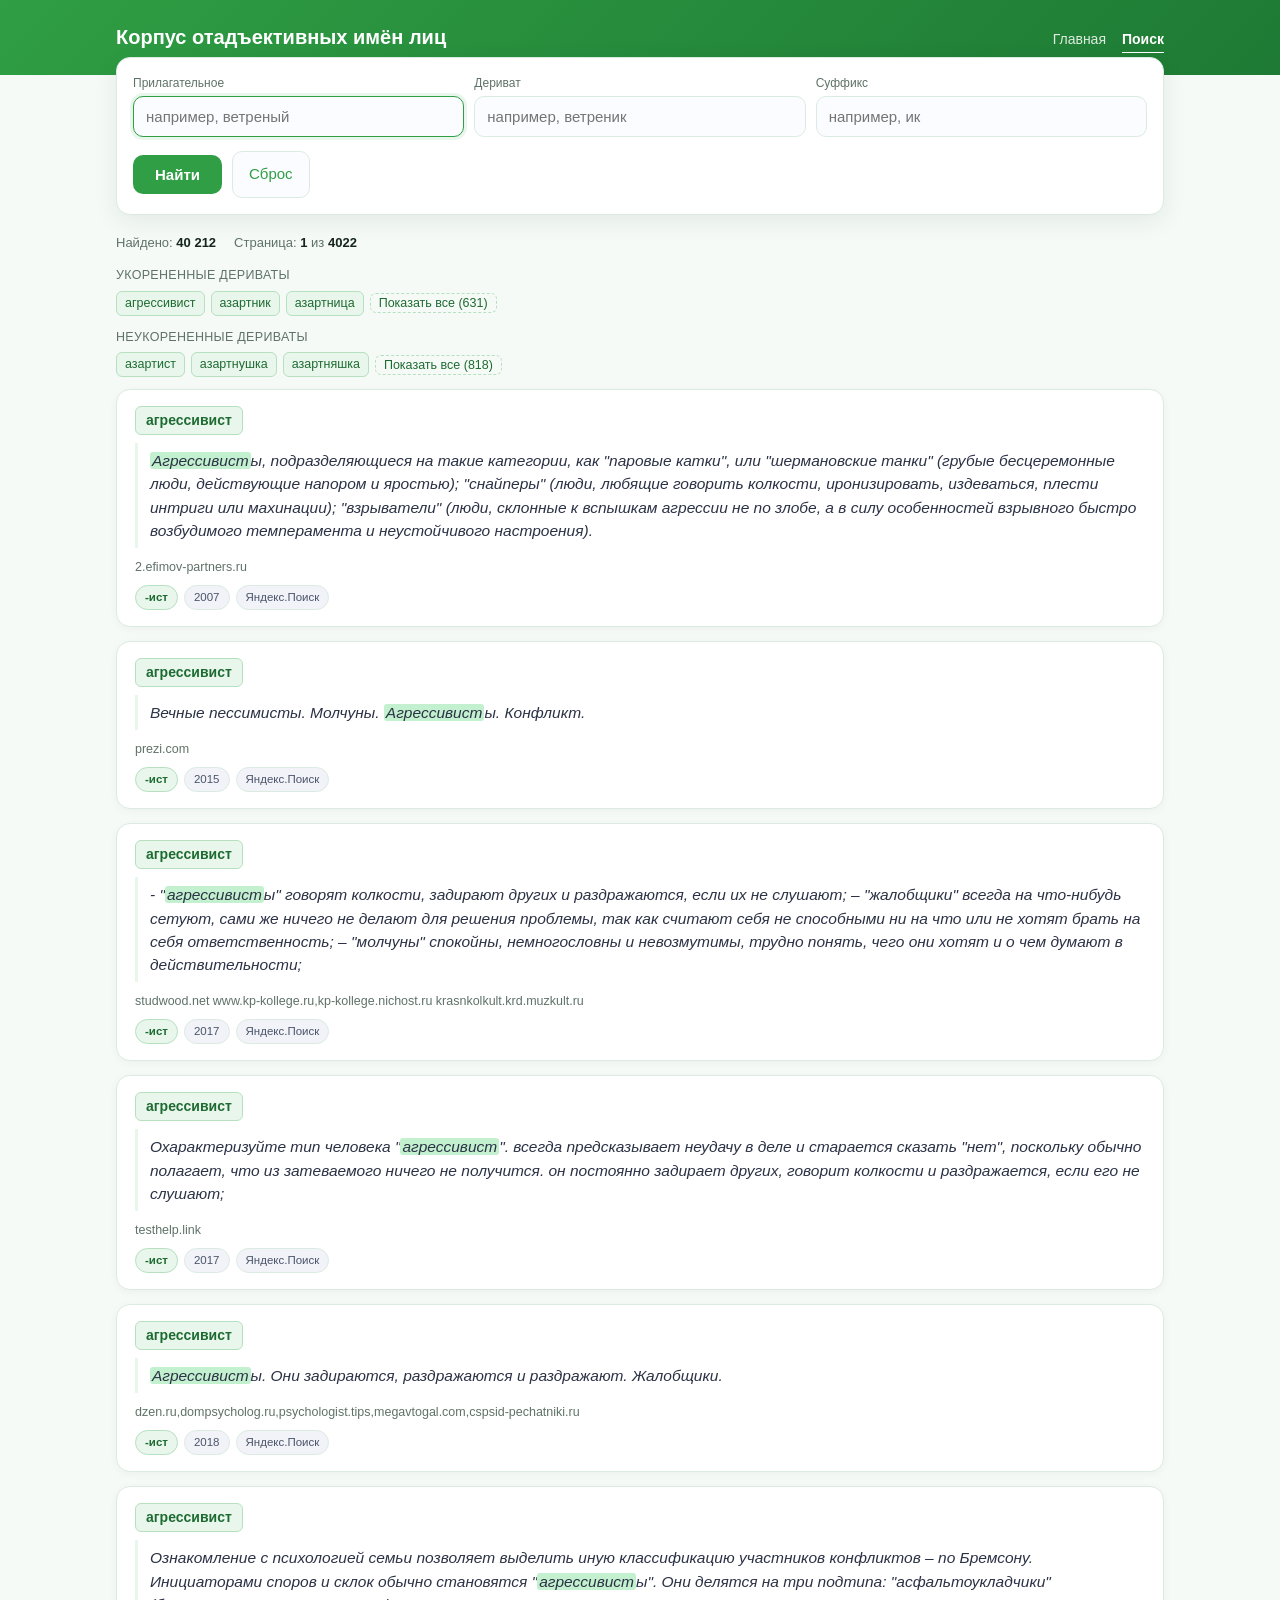
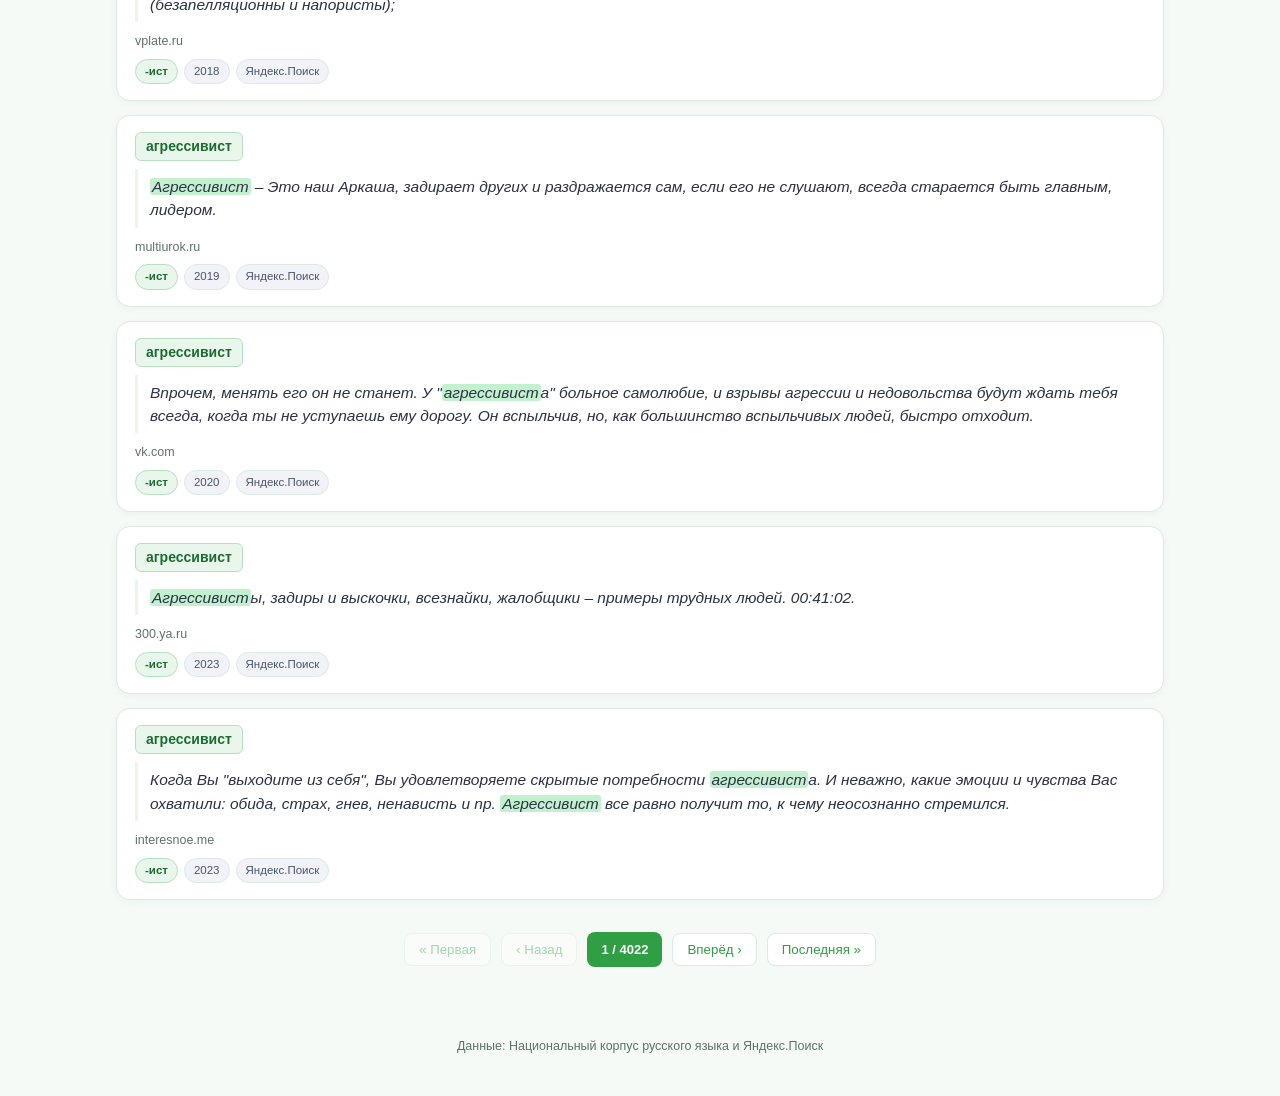
<file: search.html>
<!DOCTYPE html>
<html lang="ru">
<head>
<meta charset="utf-8">
<meta name="viewport" content="width=device-width, initial-scale=1">
<title>Поиск · Корпус отадъективных имён лиц</title>
<link rel="stylesheet" href="assets/style.css">
</head>
<body>

<header>
  <div class="wrap row">
    <h1><a href="index.html">Корпус отадъективных имён лиц</a></h1>
    <nav>
      <a href="index.html">Главная</a>
      <a href="search.html" class="active">Поиск</a>
    </nav>
  </div>
</header>

<div class="wrap">
  <form class="search" id="search-form" onsubmit="return false">
    <div class="fields">
      <div>
        <label for="q_adj">Прилагательное</label>
        <input type="text" id="q_adj" placeholder="например, ветреный" autocomplete="off" autofocus>
      </div>
      <div>
        <label for="q_der">Дериват</label>
        <input type="text" id="q_der" placeholder="например, ветреник" autocomplete="off">
      </div>
      <div>
        <label for="q_suf">Суффикс</label>
        <input type="text" id="q_suf" placeholder="например, ик" autocomplete="off">
      </div>
    </div>
    <div class="actions">
      <button type="button" id="go">Найти</button>
      <a class="reset" href="search.html">Сброс</a>
    </div>
  </form>

  <div id="adj-status"></div>

  <div class="stats" id="stats"></div>

  <div id="deriv-groups"></div>

  <div id="results"></div>
  <div id="loading" class="loading">Загрузка данных…</div>

  <div class="pager" id="pager"></div>
</div>

<footer>Данные: Национальный корпус русского языка и Яндекс.Поиск</footer>

<script>
let DATA = [];
let currentPage = 1;
const PER_PAGE = 10;

const $ = id => document.getElementById(id);
const esc = s => String(s ?? '').replace(/[&<>"']/g, c =>
  ({'&':'&amp;','<':'&lt;','>':'&gt;','"':'&quot;',"'":'&#39;'}[c]));

function hl(text, ...queries){
  let safe = esc(text);
  for (let q of queries){
    q = (q||'').trim();
    if (!q) continue;
    const re = new RegExp('(' + q.replace(/[.*+?^${}()|[\]\\]/g,'\\$&') + ')', 'gi');
    safe = safe.replace(re, '<mark>$1</mark>');
  }
  return safe;
}

function highlightWords(r){
  const w = [];
  if (r.highlighted) w.push(r.highlighted);
  if (r.derivative)  w.push(r.derivative);
  return w;
}

function apply(){
  const qa = $('q_adj').value.trim();
  const qd = $('q_der').value.trim();
  const qs = $('q_suf').value.trim().replace(/^-/,'');
  const qaL = qa.toLowerCase();
  const qdL = qd.toLowerCase();
  const qsL = qs.toLowerCase();

  const filtered = DATA.filter(r => {
    if (qaL && !(r.adjective||'').toLowerCase().includes(qaL)) return false;
    if (qdL && !(r.derivative||'').toLowerCase().includes(qdL)) return false;
    if (qsL && (r.suffix||'').toLowerCase() !== qsL) return false;
    return true;
  });

  // Статус прилагательного — только если заполнено поле "Прилагательное"
  renderAdjStatus(qa, filtered);

  // Счётчики
  const total = filtered.length;
  const pages = Math.max(1, Math.ceil(total / PER_PAGE));
  if (currentPage > pages) currentPage = 1;
  $('stats').innerHTML =
    '<span>Найдено: <b>' + total.toLocaleString('ru-RU') + '</b></span>' +
    '<span>Страница: <b>' + currentPage + '</b> из <b>' + pages + '</b></span>';

  // Две группы дериватов
  renderDerivGroups(filtered, qd);

  // Карточки
  const pageRows = filtered.slice((currentPage-1)*PER_PAGE, currentPage*PER_PAGE);
  renderCards(pageRows, qa, qd, qs);

  // Пагинация
  renderPager(currentPage, pages);
}

function renderAdjStatus(qa, filtered){
  const box = $('adj-status');
  if (!qa) { box.innerHTML = ''; return; }

  // Сначала ищем точное совпадение, если нет — берём из первой отфильтрованной строки
  const exact = DATA.find(r => (r.adjective||'').toLowerCase() === qa.toLowerCase());
  let statuses = [];
  if (exact && exact.status_adjective) {
    statuses = [exact.status_adjective];
  } else if (filtered.length) {
    const set = new Set(filtered.map(r => r.status_adjective).filter(Boolean));
    statuses = [...set];
  }
  if (!statuses.length) { box.innerHTML = ''; return; }

  box.innerHTML =
    '<div class="adj-status">' +
      '<span class="muted">Статус словообразовательной позиции «носитель признака» в парадигме:</span>' +
      statuses.map(s => '<span class="status-badge">' + esc(s) + '</span>').join('') +
    '</div>';
}

function renderDerivGroups(filtered, qd){
  const rooted = {};
  const other  = {};
  for (const r of filtered){
    const d = r.derivative;
    if (!d) continue;
    const isRooted = (r.cluster||'').toLowerCase() === 'укорененный';
    const bucket = isRooted ? rooted : other;
    bucket[d] = (bucket[d] || 0) + 1;
  }
  const toList = obj => Object.keys(obj).sort((a,b) => a.localeCompare(b, 'ru'));

  const rootedList = toList(rooted);
  const otherList  = toList(other);

  if (!rootedList.length && !otherList.length){
    $('deriv-groups').innerHTML = '';
    return;
  }

  const groupHtml = (title, list) => {
    if (!list.length) return '';
    const shown = list.slice(0, 3);
    const rest  = list.slice(3);
    return `
      <div class="deriv-group">
        <div class="deriv-group-title">${title}</div>
        <div class="deriv-list" data-group="${title}">
          ${shown.map(d => `<span class="deriv-mini">${esc(d)}</span>`).join('')}
          ${rest.map(d => `<span class="deriv-mini deriv-extra">${esc(d)}</span>`).join('')}
          ${rest.length ? `<button type="button" class="deriv-toggle" data-total="${list.length}">Показать все (${list.length})</button>` : ''}
        </div>
      </div>
    `;
  };

  $('deriv-groups').innerHTML =
    groupHtml('Укорененные дериваты', rootedList) +
    groupHtml('Неукорененные дериваты', otherList);
}

function renderCards(rows, qa, qd, qs){
  if (!rows.length){
    $('results').innerHTML = '<div class="empty">Ничего не найдено. Попробуйте изменить запрос или сбросить фильтры.</div>';
    return;
  }
  $('results').innerHTML = '<div class="cards">' + rows.map(r => {
    const words = [...highlightWords(r), qa, qd].filter(Boolean);
    return `
      <article class="card">
        ${r.derivative ? `<div class="deriv-head">${esc(r.derivative)}</div>` : ''}
        <div class="quote">${hl(r.text, ...words)}</div>
        <div class="src">${esc(r.domain||'')}</div>
        <div class="tags">
          ${r.suffix ? `<span class="tag suf">-${esc(r.suffix)}</span>` : ''}
          ${r.year   ? `<span class="tag">${esc(r.year)}</span>` : ''}
          ${r.source ? `<span class="tag">${esc(r.source)}</span>` : ''}
        </div>
      </article>
    `;
  }).join('') + '</div>';
}

function renderPager(page, pages){
  const p = $('pager');
  if (pages <= 1){ p.innerHTML = ''; return; }
  const btn = (label, target, disabled) =>
    `<button ${disabled ? 'disabled' : ''} data-page="${target}">${label}</button>`;
  p.innerHTML =
    btn('« Первая', 1, page === 1) +
    btn('‹ Назад', page - 1, page === 1) +
    `<span class="cur">${page} / ${pages}</span>` +
    btn('Вперёд ›', page + 1, page === pages) +
    btn('Последняя »', pages, page === pages);

  p.querySelectorAll('button[data-page]').forEach(b => {
    b.addEventListener('click', () => {
      currentPage = +b.dataset.page;
      apply();
      window.scrollTo({top: 0, behavior: 'smooth'});
    });
  });
}

// Раскрытие дериватов по клику
document.addEventListener('click', function(e){
  const btn = e.target.closest('.deriv-toggle');
  if (!btn) return;
  const list = btn.closest('.deriv-list');
  if (!list) return;
  const open = list.classList.toggle('open');
  const total = btn.dataset.total;
  btn.textContent = open ? 'Свернуть' : 'Показать все (' + total + ')';
});

// Реакция на ввод
['q_adj','q_der','q_suf'].forEach(id => {
  $(id).addEventListener('input', () => {
    currentPage = 1;
    clearTimeout(window.__t);
    window.__t = setTimeout(apply, 200);
  });
  $(id).addEventListener('keydown', e => {
    if (e.key === 'Enter'){ currentPage = 1; apply(); }
  });
});
$('go').addEventListener('click', () => { currentPage = 1; apply(); });

// Загрузка данных
fetch('data.json')
  .then(r => r.json())
  .then(d => {
    DATA = d;
    $('loading').style.display = 'none';
    apply();
  })
  .catch(e => {
    $('loading').innerHTML = 'Ошибка загрузки data.json: ' + esc(e.message);
  });
</script>
</body>
</html>
</file>
<file: assets/style.css>
:root{
  --bg:#f5faf6; --card:#fff; --ink:#16261c; --muted:#5f7268;
  --accent:#2f9e44; --accent2:#e8f6ec; --line:#dcebe1;
}
*{box-sizing:border-box}
body{
  margin:0; background:var(--bg); color:var(--ink);
  font:15px/1.5 -apple-system,BlinkMacSystemFont,"Segoe UI",Roboto,"Helvetica Neue",Arial,sans-serif;
}
header{
  background:linear-gradient(135deg,#2f9e44,#1e7a34); color:#fff;
  padding:22px 20px;
}
header .row{display:flex; gap:22px; align-items:baseline; flex-wrap:wrap}
header h1{margin:0; font-size:20px}
header h1 a{color:#fff; text-decoration:none}
header nav{display:flex; gap:16px; flex-wrap:wrap; margin-left:auto}
header nav a{
  color:#fff; text-decoration:none; font-size:14px; opacity:.85;
  border-bottom:1px solid transparent; padding-bottom:2px;
}
header nav a:hover{opacity:1; border-bottom-color:#fff}
header nav a.active{opacity:1; border-bottom-color:#fff; font-weight:600}

.wrap{max-width:1080px; margin:0 auto; padding:0 16px}

form.search{
  background:var(--card); border:1px solid var(--line); border-radius:14px;
  padding:16px; margin:-18px auto 18px; position:relative; z-index:2;
  box-shadow:0 6px 24px rgba(28,35,51,.08);
}
.fields{display:grid; gap:10px; grid-template-columns:1fr 1fr 1fr}
.fields label{display:block; font-size:12px; color:var(--muted); margin-bottom:4px}
form.search input[type=text]{
  width:100%; padding:11px 12px; font-size:15px;
  border:1px solid var(--line); border-radius:10px; outline:none;
  background:#fbfcff;
}
form.search input:focus{border-color:var(--accent); box-shadow:0 0 0 3px var(--accent2)}
.actions{display:flex; gap:10px; align-items:center; margin-top:14px}
form.search button{
  padding:11px 22px; border:0; border-radius:10px; cursor:pointer;
  background:var(--accent); color:#fff; font-size:15px; font-weight:600;
}
form.search button:hover{background:#258a39}
form.search a.reset{
  padding:11px 16px; color:var(--accent); text-decoration:none;
  border:1px solid var(--line); border-radius:10px; background:#fbfcff;
}
form.search a.reset:hover{background:var(--accent2)}

.adj-status{display:flex; gap:8px; align-items:center; flex-wrap:wrap; margin:8px 0 10px}
.status-badge{
  display:inline-block; background:#e8f6ec; border:1px solid #b7e0c1;
  color:#1e6b32; font-weight:700; font-size:13px; padding:2px 10px;
  border-radius:6px;
}
.muted{color:var(--muted); font-size:12.5px}

.stats{
  display:flex; gap:18px; flex-wrap:wrap;
  color:var(--muted); font-size:13px; margin-bottom:14px;
}
.stats b{color:var(--ink)}

.deriv-group{margin-bottom:12px}
.deriv-group-title{
  font-size:12.5px; color:var(--muted); text-transform:uppercase;
  letter-spacing:.3px; margin-bottom:6px;
}
.deriv-list{display:flex; gap:6px; flex-wrap:wrap; align-items:center}
.deriv-mini{
  display:inline-block; background:#e8f6ec; border:1px solid #b7e0c1;
  color:#1e6b32; font-size:12.5px; padding:2px 8px; border-radius:6px;
}
.deriv-extra{display:none}
.deriv-list.open .deriv-extra{display:inline-block}
.deriv-toggle{
  background:transparent; border:1px dashed #b7e0c1; color:#1e6b32;
  font-size:12.5px; padding:2px 8px; border-radius:6px; cursor:pointer;
  font-family:inherit;
}
.deriv-toggle:hover{background:#eef8f0}

.cards{display:grid; gap:14px; padding-bottom:10px}
.card{
  background:var(--card); border:1px solid var(--line); border-radius:14px;
  padding:16px 18px; box-shadow:0 2px 8px rgba(28,35,51,.04);
}
.deriv-head{
  display:inline-block; background:#e8f6ec; border:1px solid #b7e0c1;
  color:#1e6b32; font-weight:700; font-size:14px; padding:3px 10px;
  border-radius:6px; margin-bottom:8px;
}
.quote{
  border-left:3px solid var(--accent2); padding:6px 0 6px 12px;
  margin:0 0 10px; color:#2b3245; font-style:italic; font-size:15.5px;
}
mark{background:#c3f0cf; color:inherit; padding:0 2px; border-radius:3px}
.tags{display:flex; gap:6px; flex-wrap:wrap; margin-top:8px}
.tag{
  font-size:11.5px; padding:3px 9px; border-radius:999px;
  background:#f1f3f9; color:#4b5468; border:1px solid var(--line);
}
.tag.suf{background:#e8f6ec; border-color:#b7e0c1; color:#1e6b32; font-weight:700}
.src{margin-top:8px; font-size:12.5px; color:var(--muted)}
.src a{color:var(--accent); text-decoration:none; word-break:break-all}

.pager{
  display:flex; gap:10px; justify-content:center; align-items:center;
  padding:22px 0 60px; color:var(--muted); font-size:13px; flex-wrap:wrap;
}
.pager button{
  padding:8px 14px; border:1px solid var(--line); background:#fff;
  border-radius:8px; color:var(--accent); cursor:pointer;
}
.pager button:hover{background:var(--accent2)}
.pager button:disabled{opacity:.4; cursor:default}
.pager .cur{
  padding:8px 14px; border-radius:8px;
  background:var(--accent); color:#fff; font-weight:600;
}

.empty{
  text-align:center; color:var(--muted); padding:60px 20px;
  background:var(--card); border:1px dashed var(--line); border-radius:14px;
}
.loading{padding:30px; text-align:center; color:var(--muted)}

.hero{
  background:var(--card); border:1px solid var(--line); border-radius:14px;
  padding:24px 22px; margin:16px 0 20px;
}
.hero h1{margin:0 0 6px; font-size:24px}
.hero p{margin:0; color:var(--muted); font-size:14.5px}

.kpis{
  display:grid; gap:12px; grid-template-columns:repeat(auto-fit,minmax(150px,1fr));
  margin:16px 0;
}
.kpi{
  background:var(--card); border:1px solid var(--line); border-radius:12px;
  padding:12px 14px;
}
.kpi .v{font-size:20px; font-weight:700}
.kpi .l{font-size:12.5px; color:var(--muted); margin-top:2px}

.tiles{
  display:grid; gap:14px; grid-template-columns:repeat(auto-fit,minmax(220px,1fr));
  margin:16px 0 30px;
}
.tile{
  background:var(--card); border:1px solid var(--line); border-radius:14px;
  padding:18px; text-decoration:none; color:var(--ink);
  display:block; transition:transform .12s, box-shadow .12s, border-color .12s;
}
.tile:hover{
  transform:translateY(-2px); border-color:#b7e0c1;
  box-shadow:0 8px 22px rgba(47,158,68,.12);
}
.tile .t{font-size:17px; font-weight:700; margin-bottom:4px; display:flex; align-items:center; gap:8px}
.tile .t .ico{
  width:28px; height:28px; border-radius:8px; background:var(--accent2);
  color:var(--accent); display:flex; align-items:center; justify-content:center;
  font-size:15px; font-weight:700;
}
.tile .d{color:var(--muted); font-size:13px; line-height:1.4}
.tile .n{margin-top:10px; font-size:12px; color:var(--accent); font-weight:600}

footer{color:var(--muted); font-size:12.5px; text-align:center; padding:10px 0 40px}

@media (max-width:700px){
  .fields{grid-template-columns:1fr}
}


/* ===== Диаграмма суффиксов ===== */
.section-title{
  font-size:14px; letter-spacing:.2px; text-transform:uppercase;
  color:var(--muted); font-weight:700; margin:24px 0 10px;
}
.chart-panel{padding:18px 20px}
.chart-head{
  display:flex; justify-content:space-between; gap:12px; flex-wrap:wrap;
  align-items:center; margin-bottom:14px;
}
.chart-switch{display:flex; gap:6px}
.chart-switch button{
  padding:6px 14px; border:1px solid var(--line); background:#fff;
  border-radius:8px; color:var(--muted); cursor:pointer; font-size:13px;
}
.chart-switch button:hover{background:var(--accent2); color:var(--accent)}
.chart-switch button.active{
  background:var(--accent); color:#fff; border-color:var(--accent);
}

.chart-canvas-wrap{
  position:relative; height:520px;   /* под 20 горизонтальных столбцов */
}
.chart-canvas-wrap canvas{width:100% !important; height:100% !important}

@media (max-width:600px){
  .chart-canvas-wrap{height:640px}
}
</file>
